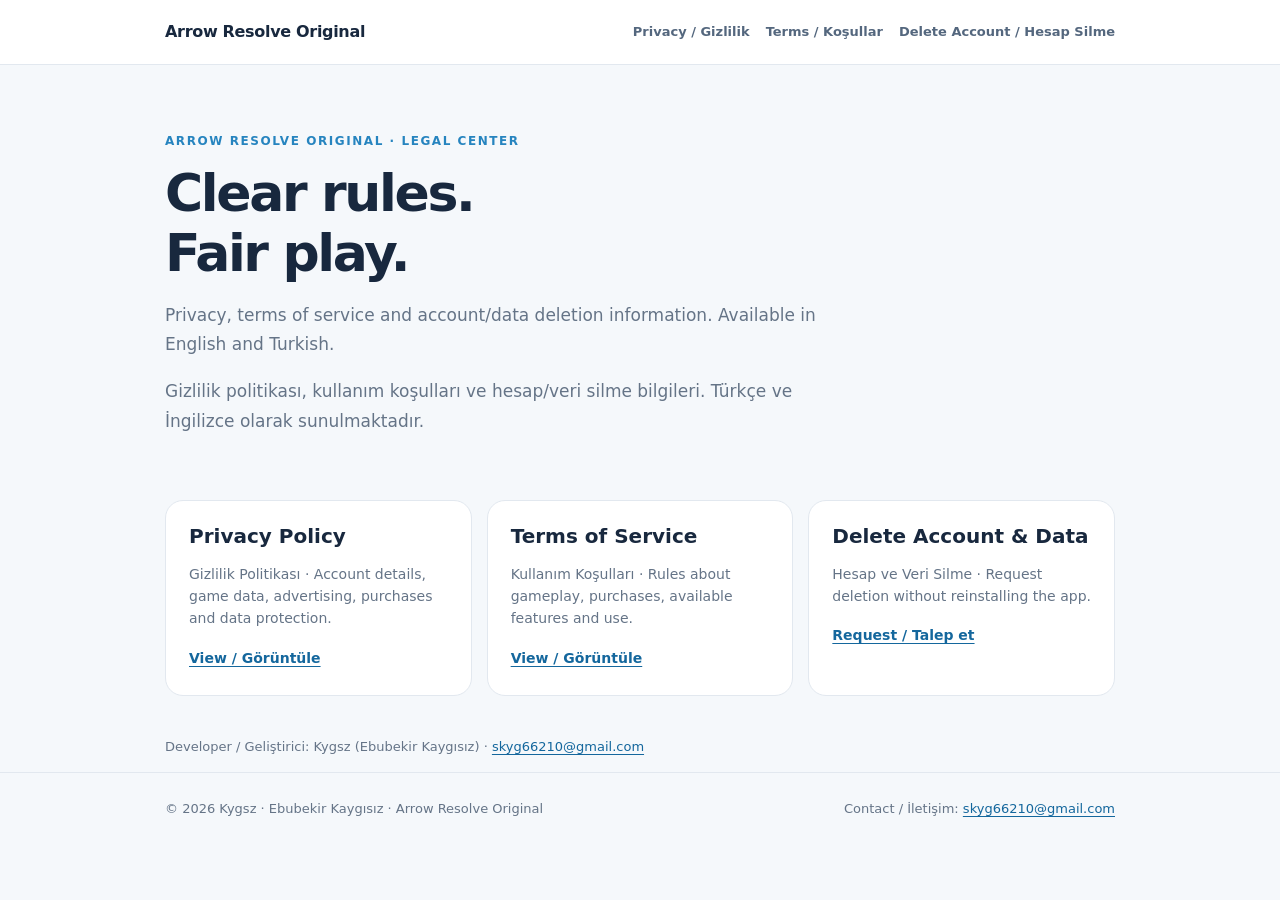
<file: index.html>
<!doctype html><html lang="en"><head><meta charset="utf-8"><meta name="viewport" content="width=device-width,initial-scale=1"><meta name="theme-color" content="#ffffff"><meta name="description" content="Official privacy, terms and account deletion information for Arrow Resolve Original."><title>Legal &amp; Privacy Center | Arrow Resolve Original</title><link rel="stylesheet" href="style.css"></head><body><header class="topbar"><div class="wrap"><a class="brand" href="index.html">Arrow Resolve Original</a><nav aria-label="Legal pages"><a href="privacy.html">Privacy / Gizlilik</a><a href="terms.html">Terms / Koşullar</a><a href="delete-account.html">Delete Account / Hesap Silme</a></nav></div></header><main class="wrap"><section class="hero"><div class="eyebrow">Arrow Resolve Original · Legal center</div><h1>Clear rules.<br>Fair play.</h1><p class="subtitle">Privacy, terms of service and account/data deletion information. Available in English and Turkish.</p><p class="subtitle" lang="tr">Gizlilik politikası, kullanım koşulları ve hesap/veri silme bilgileri. Türkçe ve İngilizce olarak sunulmaktadır.</p></section><div class="grid"><article class="tile"><h2>Privacy Policy</h2><p>Gizlilik Politikası · Account details, game data, advertising, purchases and data protection.</p><a href="privacy.html">View / Görüntüle</a></article><article class="tile"><h2>Terms of Service</h2><p>Kullanım Koşulları · Rules about gameplay, purchases, available features and use.</p><a href="terms.html">View / Görüntüle</a></article><article class="tile"><h2>Delete Account & Data</h2><p>Hesap ve Veri Silme · Request deletion without reinstalling the app.</p><a href="delete-account.html">Request / Talep et</a></article></div><p class="meta">Developer / Geliştirici: Kygsz (Ebubekir Kaygısız) · <a href="mailto:skyg66210@gmail.com">skyg66210@gmail.com</a></p></main><footer><div class="wrap footerrow"><span>© 2026 Kygsz · Ebubekir Kaygısız · Arrow Resolve Original</span><span>Contact / İletişim: <a href="mailto:skyg66210@gmail.com">skyg66210@gmail.com</a></span></div></footer></body></html>
</file>
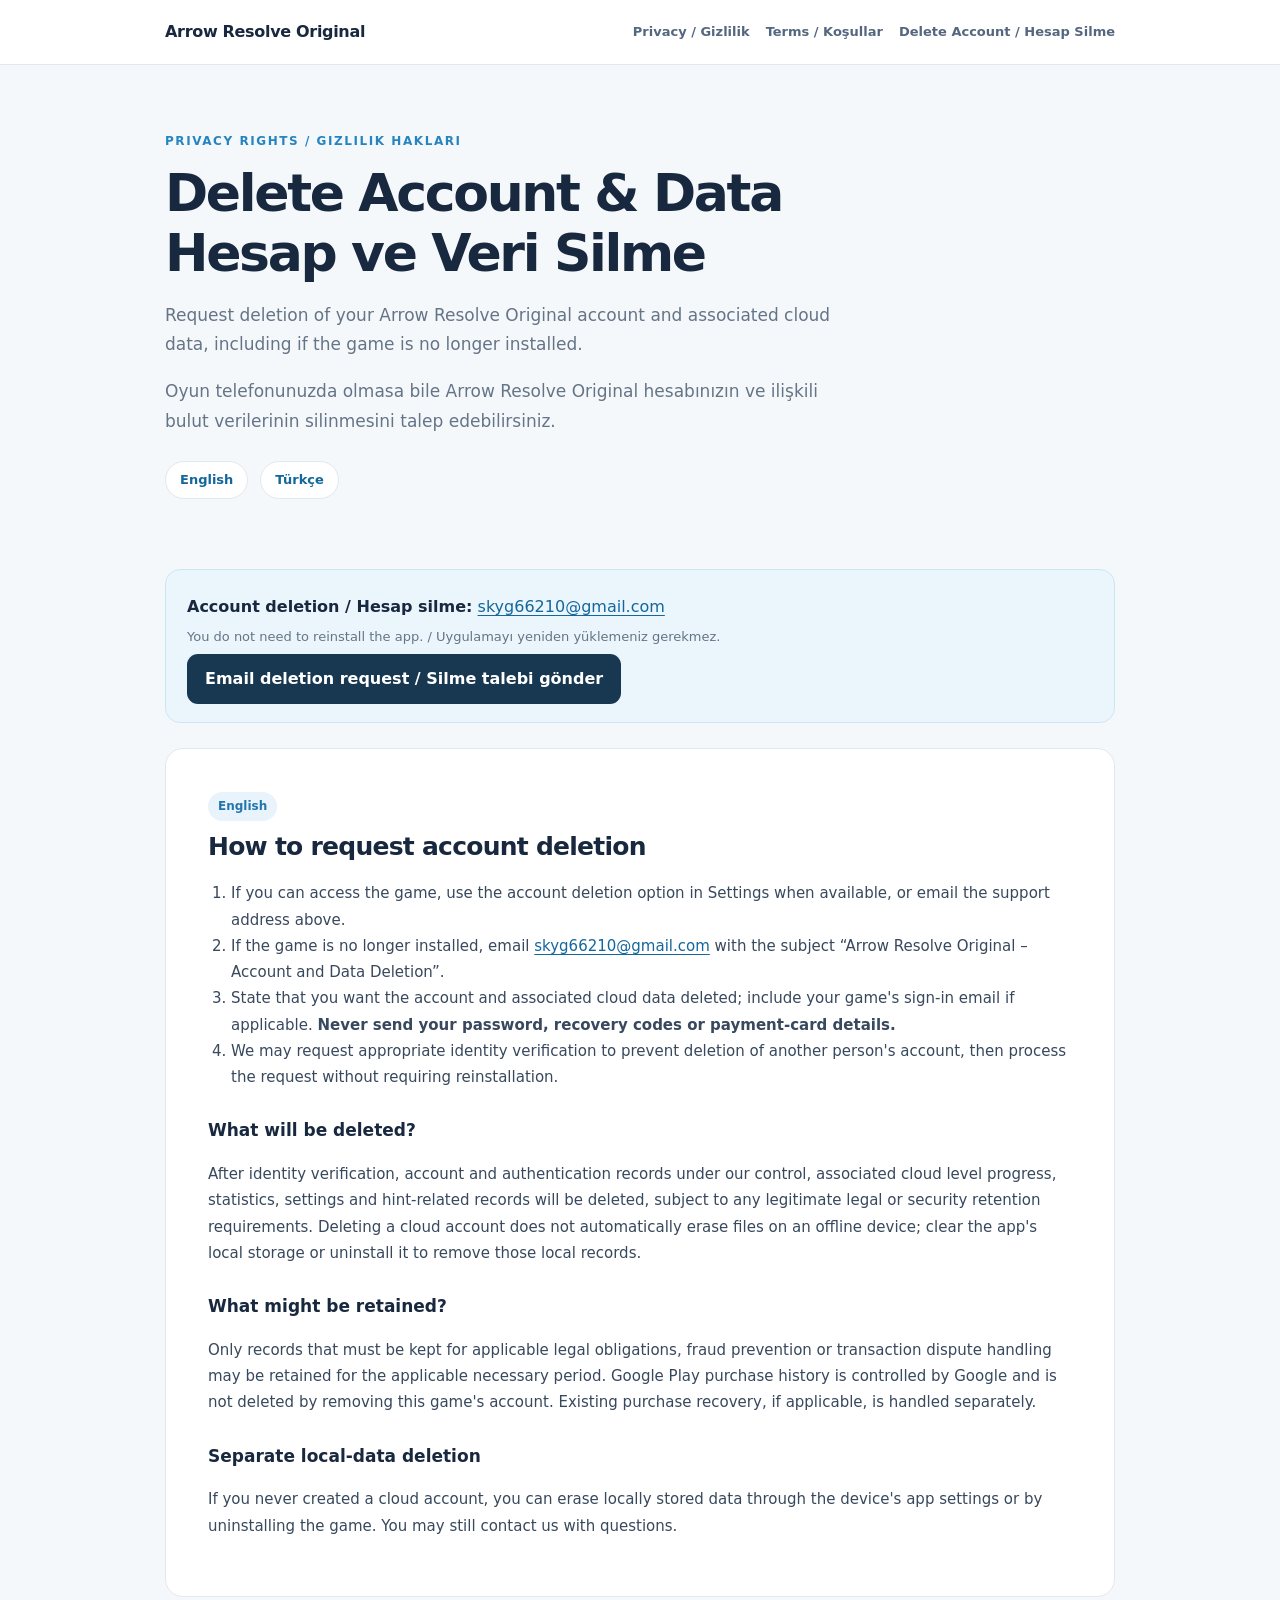
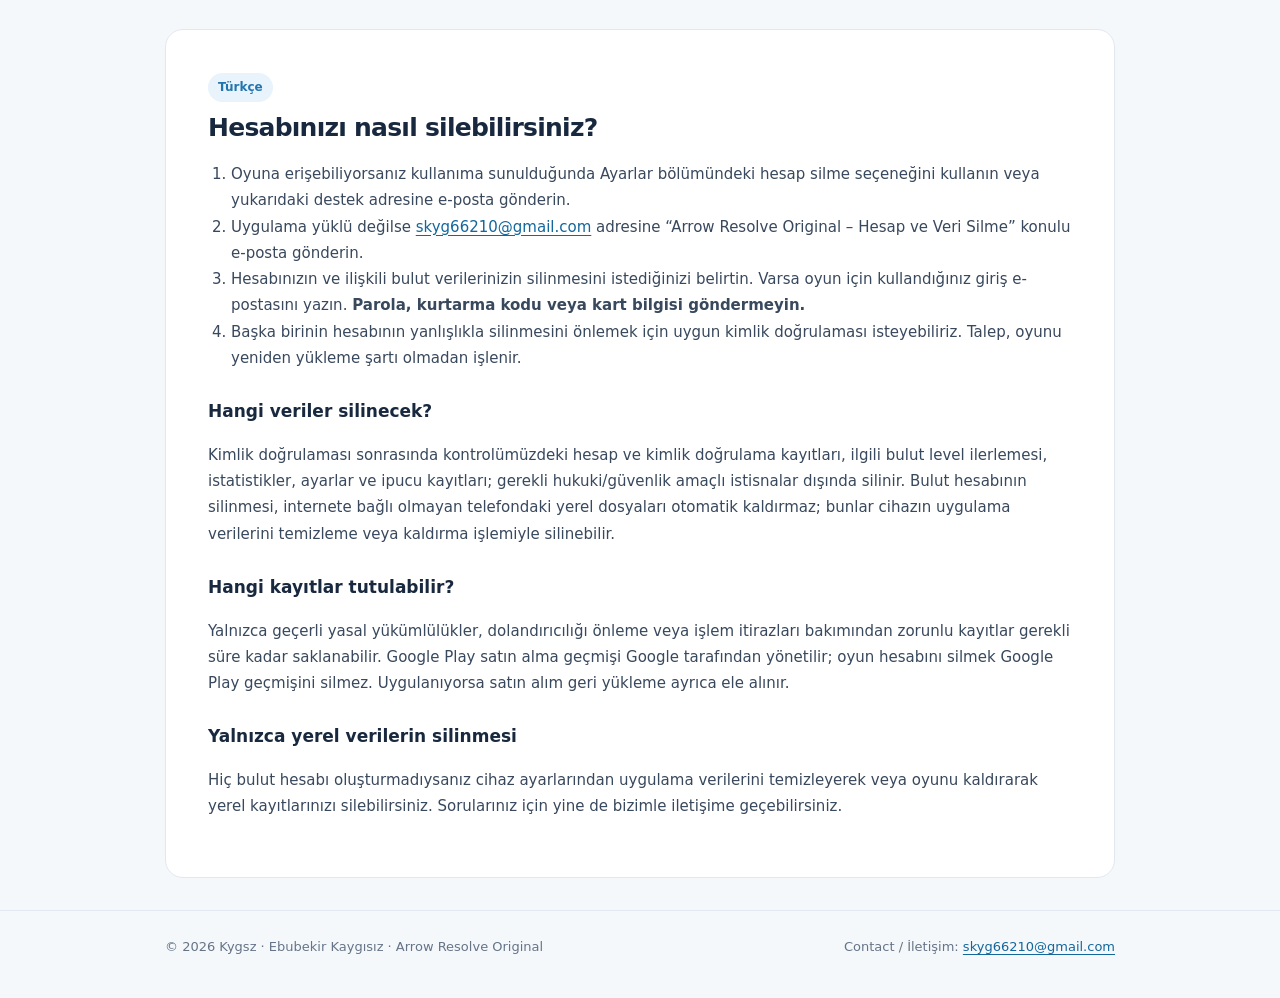
<file: delete-account.html>
<!doctype html><html lang="en"><head><meta charset="utf-8"><meta name="viewport" content="width=device-width,initial-scale=1"><meta name="theme-color" content="#ffffff"><meta name="description" content="Official privacy, terms and account deletion information for Arrow Resolve Original."><title>Delete Account &amp; Data / Hesap ve Veri Silme | Arrow Resolve Original</title><link rel="stylesheet" href="style.css"></head><body><header class="topbar"><div class="wrap"><a class="brand" href="index.html">Arrow Resolve Original</a><nav aria-label="Legal pages"><a href="privacy.html">Privacy / Gizlilik</a><a href="terms.html">Terms / Koşullar</a><a href="delete-account.html">Delete Account / Hesap Silme</a></nav></div></header><main class="wrap"><section class="hero"><div class="eyebrow">Privacy rights / Gizlilik hakları</div><h1>Delete Account & Data<br>Hesap ve Veri Silme</h1><p class="subtitle">Request deletion of your Arrow Resolve Original account and associated cloud data, including if the game is no longer installed.</p><p class="subtitle" lang="tr">Oyun telefonunuzda olmasa bile Arrow Resolve Original hesabınızın ve ilişkili bulut verilerinin silinmesini talep edebilirsiniz.</p><div class="lang-nav"><a href="#en">English</a><a href="#tr">Türkçe</a></div></section>
<div class="notice"><p><strong>Account deletion / Hesap silme:</strong> <a href="mailto:skyg66210@gmail.com?subject=Arrow%20Resolve%20Original%20-%20Account%20and%20Data%20Deletion">skyg66210@gmail.com</a></p><p class="small">You do not need to reinstall the app. / Uygulamayı yeniden yüklemeniz gerekmez.</p><a class="cta" href="mailto:skyg66210@gmail.com?subject=Arrow%20Resolve%20Original%20-%20Account%20and%20Data%20Deletion">Email deletion request / Silme talebi gönder</a></div>
<article class="paper" id="en" lang="en"><span class="pill">English</span><h2>How to request account deletion</h2><ol><li>If you can access the game, use the account deletion option in Settings when available, or email the support address above.</li><li>If the game is no longer installed, email <a href="mailto:skyg66210@gmail.com">skyg66210@gmail.com</a> with the subject “Arrow Resolve Original – Account and Data Deletion”.</li><li>State that you want the account and associated cloud data deleted; include your game's sign-in email if applicable. <strong>Never send your password, recovery codes or payment-card details.</strong></li><li>We may request appropriate identity verification to prevent deletion of another person's account, then process the request without requiring reinstallation.</li></ol>
<h3>What will be deleted?</h3><p>After identity verification, account and authentication records under our control, associated cloud level progress, statistics, settings and hint-related records will be deleted, subject to any legitimate legal or security retention requirements. Deleting a cloud account does not automatically erase files on an offline device; clear the app's local storage or uninstall it to remove those local records.</p>
<h3>What might be retained?</h3><p>Only records that must be kept for applicable legal obligations, fraud prevention or transaction dispute handling may be retained for the applicable necessary period. Google Play purchase history is controlled by Google and is not deleted by removing this game's account. Existing purchase recovery, if applicable, is handled separately.</p>
<h3>Separate local-data deletion</h3><p>If you never created a cloud account, you can erase locally stored data through the device's app settings or by uninstalling the game. You may still contact us with questions.</p>
</article>
<article class="paper" id="tr" lang="tr"><span class="pill">Türkçe</span><h2>Hesabınızı nasıl silebilirsiniz?</h2><ol><li>Oyuna erişebiliyorsanız kullanıma sunulduğunda Ayarlar bölümündeki hesap silme seçeneğini kullanın veya yukarıdaki destek adresine e-posta gönderin.</li><li>Uygulama yüklü değilse <a href="mailto:skyg66210@gmail.com">skyg66210@gmail.com</a> adresine “Arrow Resolve Original – Hesap ve Veri Silme” konulu e-posta gönderin.</li><li>Hesabınızın ve ilişkili bulut verilerinizin silinmesini istediğinizi belirtin. Varsa oyun için kullandığınız giriş e-postasını yazın. <strong>Parola, kurtarma kodu veya kart bilgisi göndermeyin.</strong></li><li>Başka birinin hesabının yanlışlıkla silinmesini önlemek için uygun kimlik doğrulaması isteyebiliriz. Talep, oyunu yeniden yükleme şartı olmadan işlenir.</li></ol>
<h3>Hangi veriler silinecek?</h3><p>Kimlik doğrulaması sonrasında kontrolümüzdeki hesap ve kimlik doğrulama kayıtları, ilgili bulut level ilerlemesi, istatistikler, ayarlar ve ipucu kayıtları; gerekli hukuki/güvenlik amaçlı istisnalar dışında silinir. Bulut hesabının silinmesi, internete bağlı olmayan telefondaki yerel dosyaları otomatik kaldırmaz; bunlar cihazın uygulama verilerini temizleme veya kaldırma işlemiyle silinebilir.</p>
<h3>Hangi kayıtlar tutulabilir?</h3><p>Yalnızca geçerli yasal yükümlülükler, dolandırıcılığı önleme veya işlem itirazları bakımından zorunlu kayıtlar gerekli süre kadar saklanabilir. Google Play satın alma geçmişi Google tarafından yönetilir; oyun hesabını silmek Google Play geçmişini silmez. Uygulanıyorsa satın alım geri yükleme ayrıca ele alınır.</p>
<h3>Yalnızca yerel verilerin silinmesi</h3><p>Hiç bulut hesabı oluşturmadıysanız cihaz ayarlarından uygulama verilerini temizleyerek veya oyunu kaldırarak yerel kayıtlarınızı silebilirsiniz. Sorularınız için yine de bizimle iletişime geçebilirsiniz.</p>
</article></main><footer><div class="wrap footerrow"><span>© 2026 Kygsz · Ebubekir Kaygısız · Arrow Resolve Original</span><span>Contact / İletişim: <a href="mailto:skyg66210@gmail.com">skyg66210@gmail.com</a></span></div></footer></body></html>
</file>
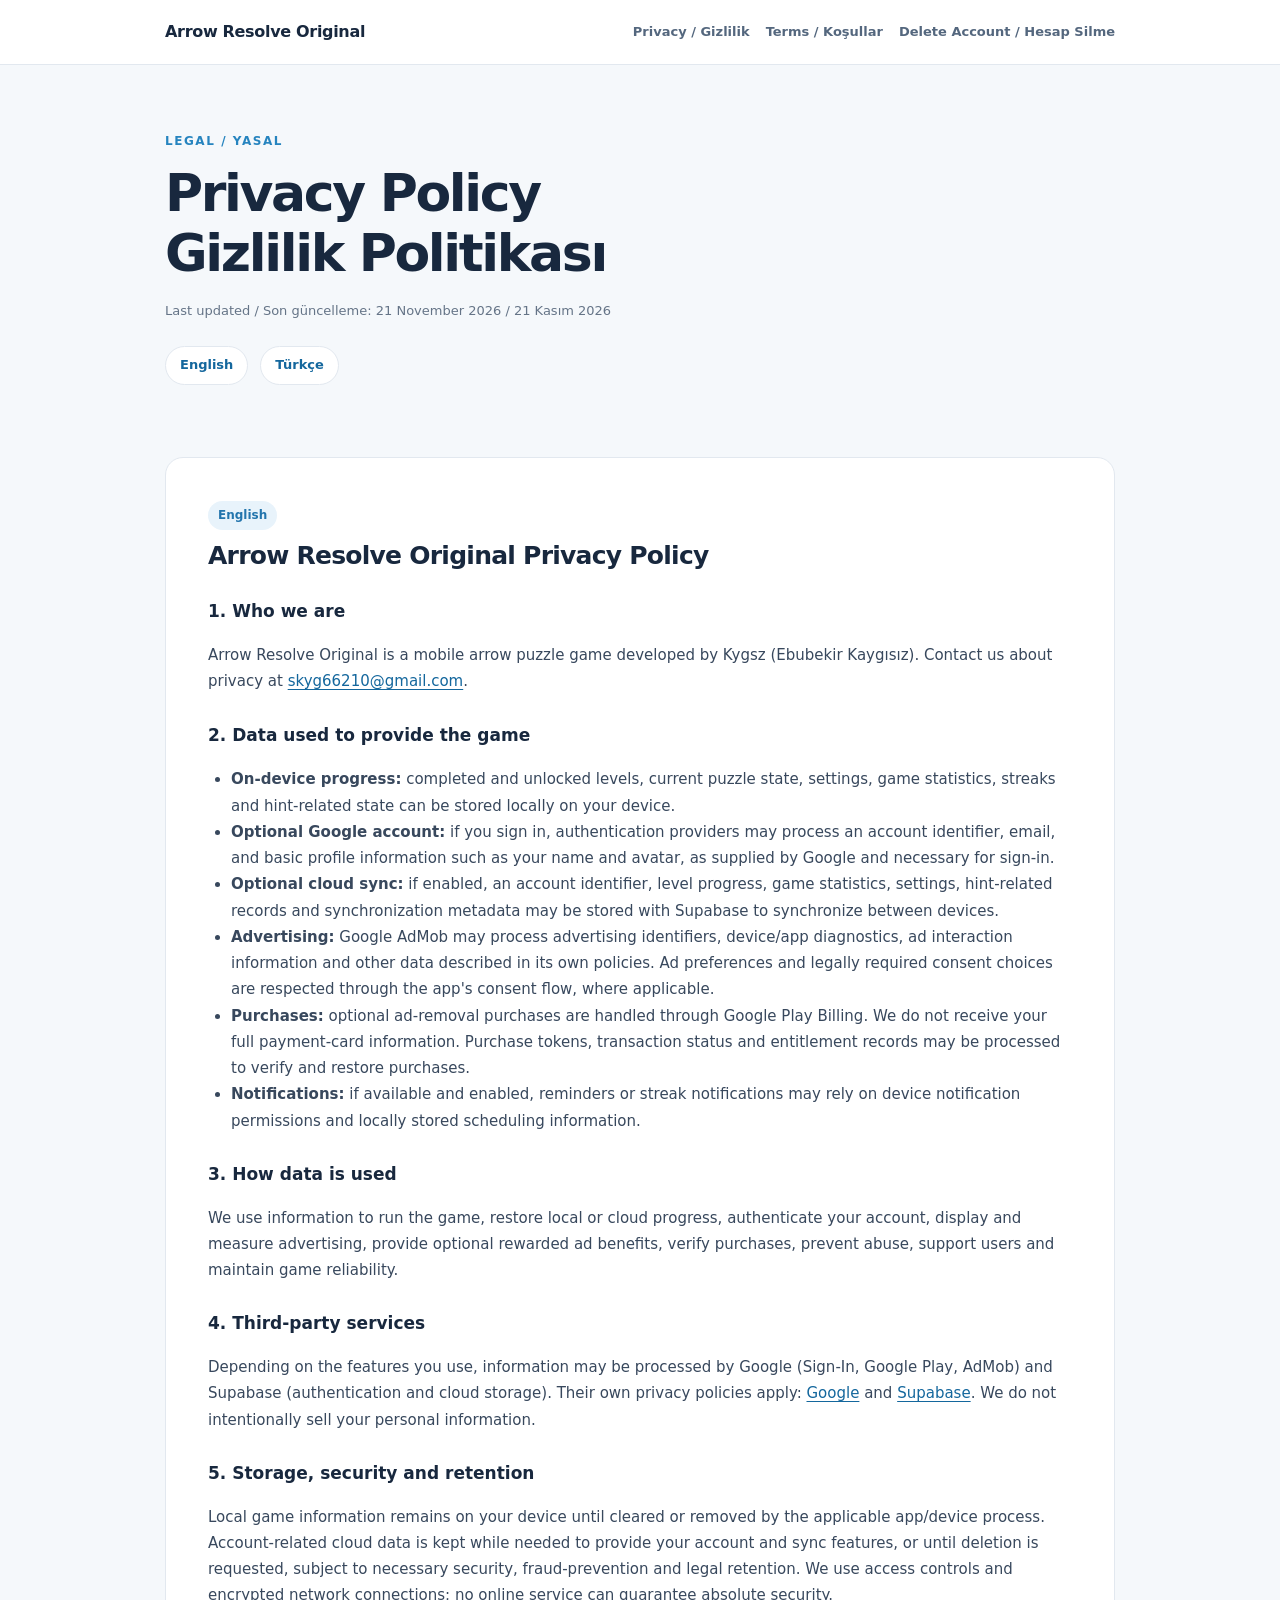
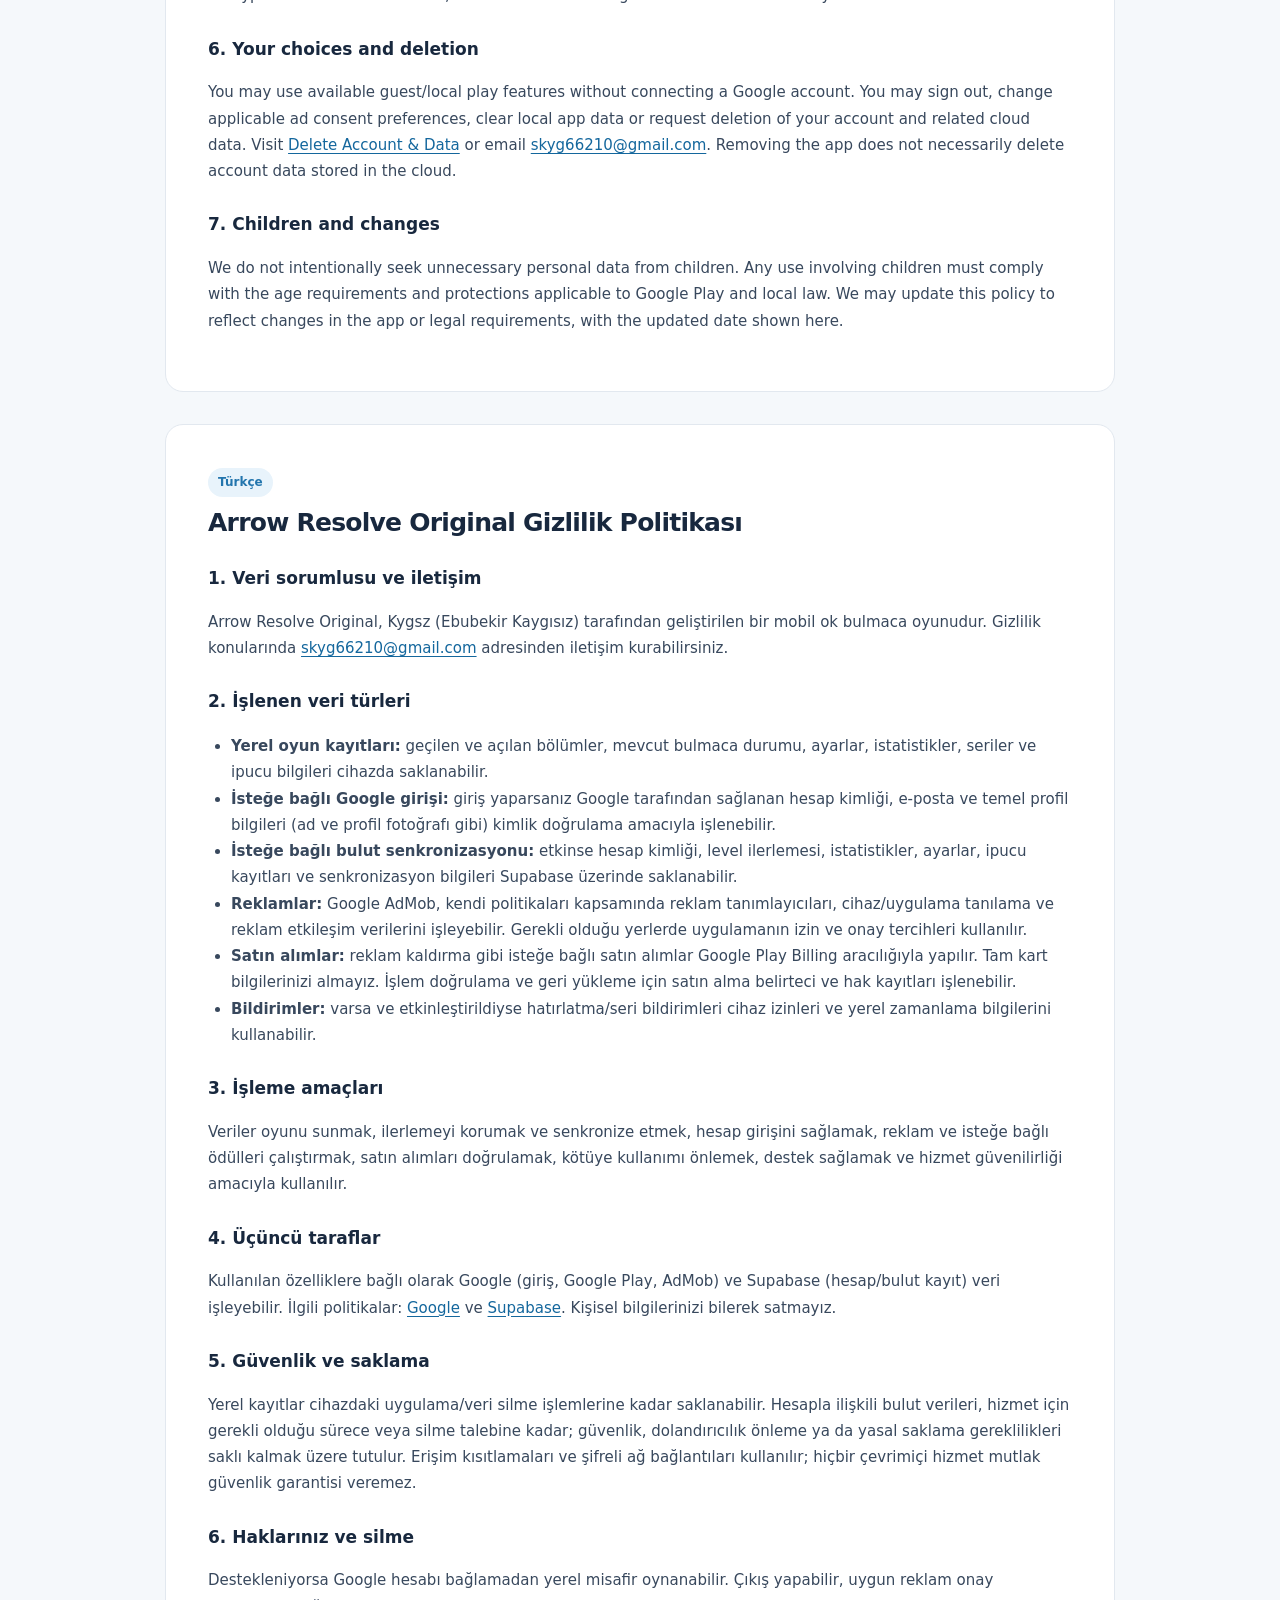
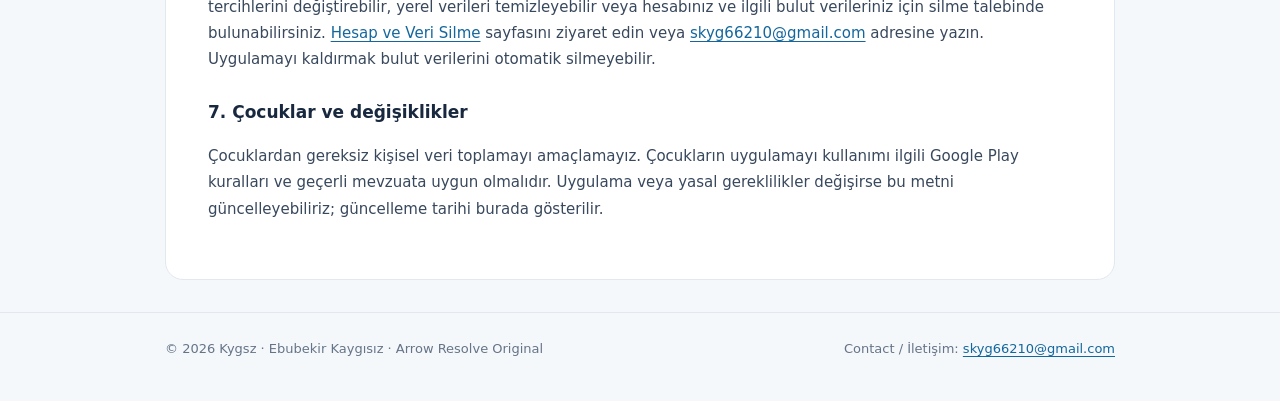
<file: privacy.html>
<!doctype html><html lang="en"><head><meta charset="utf-8"><meta name="viewport" content="width=device-width,initial-scale=1"><meta name="theme-color" content="#ffffff"><meta name="description" content="Official privacy, terms and account deletion information for Arrow Resolve Original."><title>Privacy Policy / Gizlilik Politikası | Arrow Resolve Original</title><link rel="stylesheet" href="style.css"></head><body><header class="topbar"><div class="wrap"><a class="brand" href="index.html">Arrow Resolve Original</a><nav aria-label="Legal pages"><a href="privacy.html">Privacy / Gizlilik</a><a href="terms.html">Terms / Koşullar</a><a href="delete-account.html">Delete Account / Hesap Silme</a></nav></div></header><main class="wrap"><section class="hero"><div class="eyebrow">Legal / Yasal</div><h1>Privacy Policy<br>Gizlilik Politikası</h1><p class="meta">Last updated / Son güncelleme: 21 November 2026 / 21 Kasım 2026</p><div class="lang-nav"><a href="#en">English</a><a href="#tr">Türkçe</a></div></section>
<article id="en" class="paper" lang="en"><span class="pill">English</span><h2>Arrow Resolve Original Privacy Policy</h2>
<h3>1. Who we are</h3><p>Arrow Resolve Original is a mobile arrow puzzle game developed by Kygsz (Ebubekir Kaygısız). Contact us about privacy at <a href="mailto:skyg66210@gmail.com">skyg66210@gmail.com</a>.</p>
<h3>2. Data used to provide the game</h3><ul><li><strong>On-device progress:</strong> completed and unlocked levels, current puzzle state, settings, game statistics, streaks and hint-related state can be stored locally on your device.</li><li><strong>Optional Google account:</strong> if you sign in, authentication providers may process an account identifier, email, and basic profile information such as your name and avatar, as supplied by Google and necessary for sign-in.</li><li><strong>Optional cloud sync:</strong> if enabled, an account identifier, level progress, game statistics, settings, hint-related records and synchronization metadata may be stored with Supabase to synchronize between devices.</li><li><strong>Advertising:</strong> Google AdMob may process advertising identifiers, device/app diagnostics, ad interaction information and other data described in its own policies. Ad preferences and legally required consent choices are respected through the app's consent flow, where applicable.</li><li><strong>Purchases:</strong> optional ad-removal purchases are handled through Google Play Billing. We do not receive your full payment-card information. Purchase tokens, transaction status and entitlement records may be processed to verify and restore purchases.</li><li><strong>Notifications:</strong> if available and enabled, reminders or streak notifications may rely on device notification permissions and locally stored scheduling information.</li></ul>
<h3>3. How data is used</h3><p>We use information to run the game, restore local or cloud progress, authenticate your account, display and measure advertising, provide optional rewarded ad benefits, verify purchases, prevent abuse, support users and maintain game reliability.</p>
<h3>4. Third-party services</h3><p>Depending on the features you use, information may be processed by Google (Sign-In, Google Play, AdMob) and Supabase (authentication and cloud storage). Their own privacy policies apply: <a href="https://policies.google.com/privacy">Google</a> and <a href="https://supabase.com/privacy">Supabase</a>. We do not intentionally sell your personal information.</p>
<h3>5. Storage, security and retention</h3><p>Local game information remains on your device until cleared or removed by the applicable app/device process. Account-related cloud data is kept while needed to provide your account and sync features, or until deletion is requested, subject to necessary security, fraud-prevention and legal retention. We use access controls and encrypted network connections; no online service can guarantee absolute security.</p>
<h3>6. Your choices and deletion</h3><p>You may use available guest/local play features without connecting a Google account. You may sign out, change applicable ad consent preferences, clear local app data or request deletion of your account and related cloud data. Visit <a href="delete-account.html">Delete Account & Data</a> or email <a href="mailto:skyg66210@gmail.com?subject=Arrow%20Resolve%20Original%20-%20Account%20Deletion">skyg66210@gmail.com</a>. Removing the app does not necessarily delete account data stored in the cloud.</p>
<h3>7. Children and changes</h3><p>We do not intentionally seek unnecessary personal data from children. Any use involving children must comply with the age requirements and protections applicable to Google Play and local law. We may update this policy to reflect changes in the app or legal requirements, with the updated date shown here.</p>
</article>
<article id="tr" class="paper" lang="tr"><span class="pill">Türkçe</span><h2>Arrow Resolve Original Gizlilik Politikası</h2>
<h3>1. Veri sorumlusu ve iletişim</h3><p>Arrow Resolve Original, Kygsz (Ebubekir Kaygısız) tarafından geliştirilen bir mobil ok bulmaca oyunudur. Gizlilik konularında <a href="mailto:skyg66210@gmail.com">skyg66210@gmail.com</a> adresinden iletişim kurabilirsiniz.</p>
<h3>2. İşlenen veri türleri</h3><ul><li><strong>Yerel oyun kayıtları:</strong> geçilen ve açılan bölümler, mevcut bulmaca durumu, ayarlar, istatistikler, seriler ve ipucu bilgileri cihazda saklanabilir.</li><li><strong>İsteğe bağlı Google girişi:</strong> giriş yaparsanız Google tarafından sağlanan hesap kimliği, e-posta ve temel profil bilgileri (ad ve profil fotoğrafı gibi) kimlik doğrulama amacıyla işlenebilir.</li><li><strong>İsteğe bağlı bulut senkronizasyonu:</strong> etkinse hesap kimliği, level ilerlemesi, istatistikler, ayarlar, ipucu kayıtları ve senkronizasyon bilgileri Supabase üzerinde saklanabilir.</li><li><strong>Reklamlar:</strong> Google AdMob, kendi politikaları kapsamında reklam tanımlayıcıları, cihaz/uygulama tanılama ve reklam etkileşim verilerini işleyebilir. Gerekli olduğu yerlerde uygulamanın izin ve onay tercihleri kullanılır.</li><li><strong>Satın alımlar:</strong> reklam kaldırma gibi isteğe bağlı satın alımlar Google Play Billing aracılığıyla yapılır. Tam kart bilgilerinizi almayız. İşlem doğrulama ve geri yükleme için satın alma belirteci ve hak kayıtları işlenebilir.</li><li><strong>Bildirimler:</strong> varsa ve etkinleştirildiyse hatırlatma/seri bildirimleri cihaz izinleri ve yerel zamanlama bilgilerini kullanabilir.</li></ul>
<h3>3. İşleme amaçları</h3><p>Veriler oyunu sunmak, ilerlemeyi korumak ve senkronize etmek, hesap girişini sağlamak, reklam ve isteğe bağlı ödülleri çalıştırmak, satın alımları doğrulamak, kötüye kullanımı önlemek, destek sağlamak ve hizmet güvenilirliği amacıyla kullanılır.</p>
<h3>4. Üçüncü taraflar</h3><p>Kullanılan özelliklere bağlı olarak Google (giriş, Google Play, AdMob) ve Supabase (hesap/bulut kayıt) veri işleyebilir. İlgili politikalar: <a href="https://policies.google.com/privacy">Google</a> ve <a href="https://supabase.com/privacy">Supabase</a>. Kişisel bilgilerinizi bilerek satmayız.</p>
<h3>5. Güvenlik ve saklama</h3><p>Yerel kayıtlar cihazdaki uygulama/veri silme işlemlerine kadar saklanabilir. Hesapla ilişkili bulut verileri, hizmet için gerekli olduğu sürece veya silme talebine kadar; güvenlik, dolandırıcılık önleme ya da yasal saklama gereklilikleri saklı kalmak üzere tutulur. Erişim kısıtlamaları ve şifreli ağ bağlantıları kullanılır; hiçbir çevrimiçi hizmet mutlak güvenlik garantisi veremez.</p>
<h3>6. Haklarınız ve silme</h3><p>Destekleniyorsa Google hesabı bağlamadan yerel misafir oynanabilir. Çıkış yapabilir, uygun reklam onay tercihlerini değiştirebilir, yerel verileri temizleyebilir veya hesabınız ve ilgili bulut verileriniz için silme talebinde bulunabilirsiniz. <a href="delete-account.html">Hesap ve Veri Silme</a> sayfasını ziyaret edin veya <a href="mailto:skyg66210@gmail.com?subject=Arrow%20Resolve%20Original%20-%20Hesap%20Silme">skyg66210@gmail.com</a> adresine yazın. Uygulamayı kaldırmak bulut verilerini otomatik silmeyebilir.</p>
<h3>7. Çocuklar ve değişiklikler</h3><p>Çocuklardan gereksiz kişisel veri toplamayı amaçlamayız. Çocukların uygulamayı kullanımı ilgili Google Play kuralları ve geçerli mevzuata uygun olmalıdır. Uygulama veya yasal gereklilikler değişirse bu metni güncelleyebiliriz; güncelleme tarihi burada gösterilir.</p>
</article></main><footer><div class="wrap footerrow"><span>© 2026 Kygsz · Ebubekir Kaygısız · Arrow Resolve Original</span><span>Contact / İletişim: <a href="mailto:skyg66210@gmail.com">skyg66210@gmail.com</a></span></div></footer></body></html>
</file>
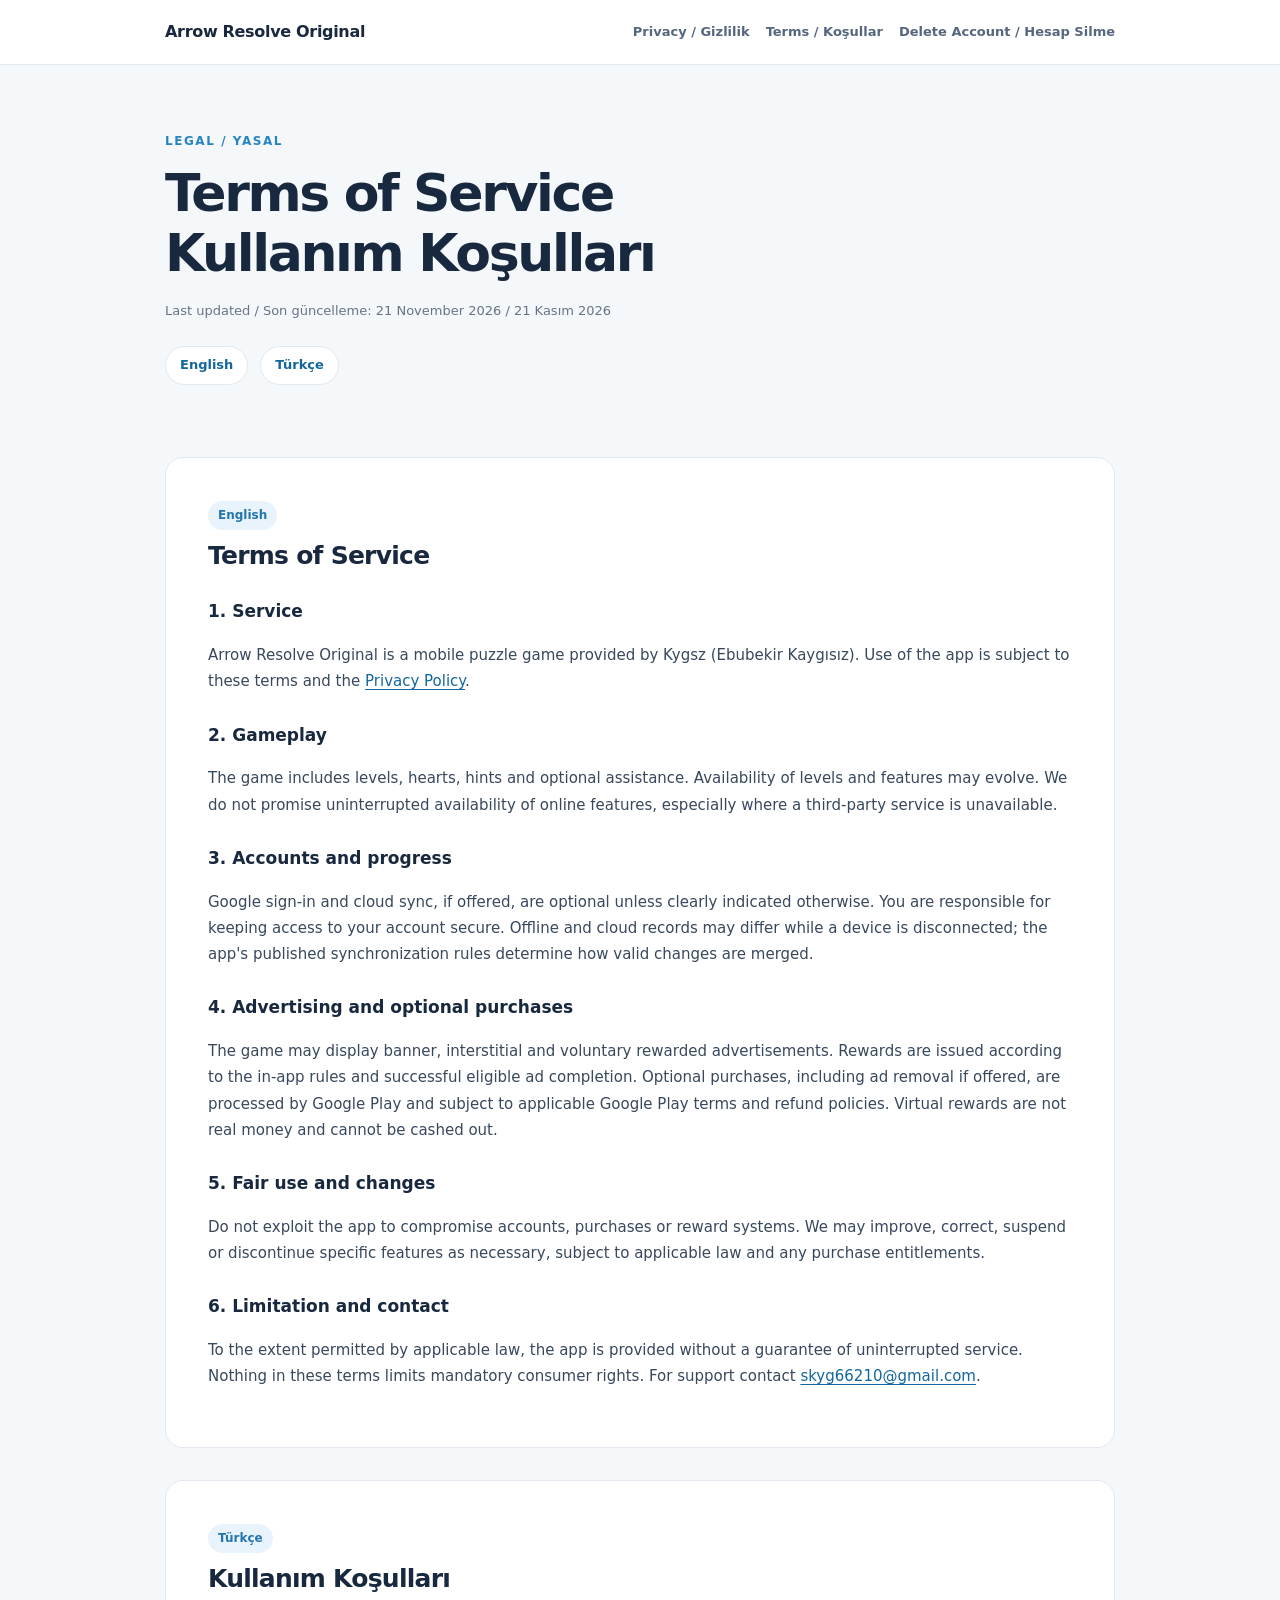
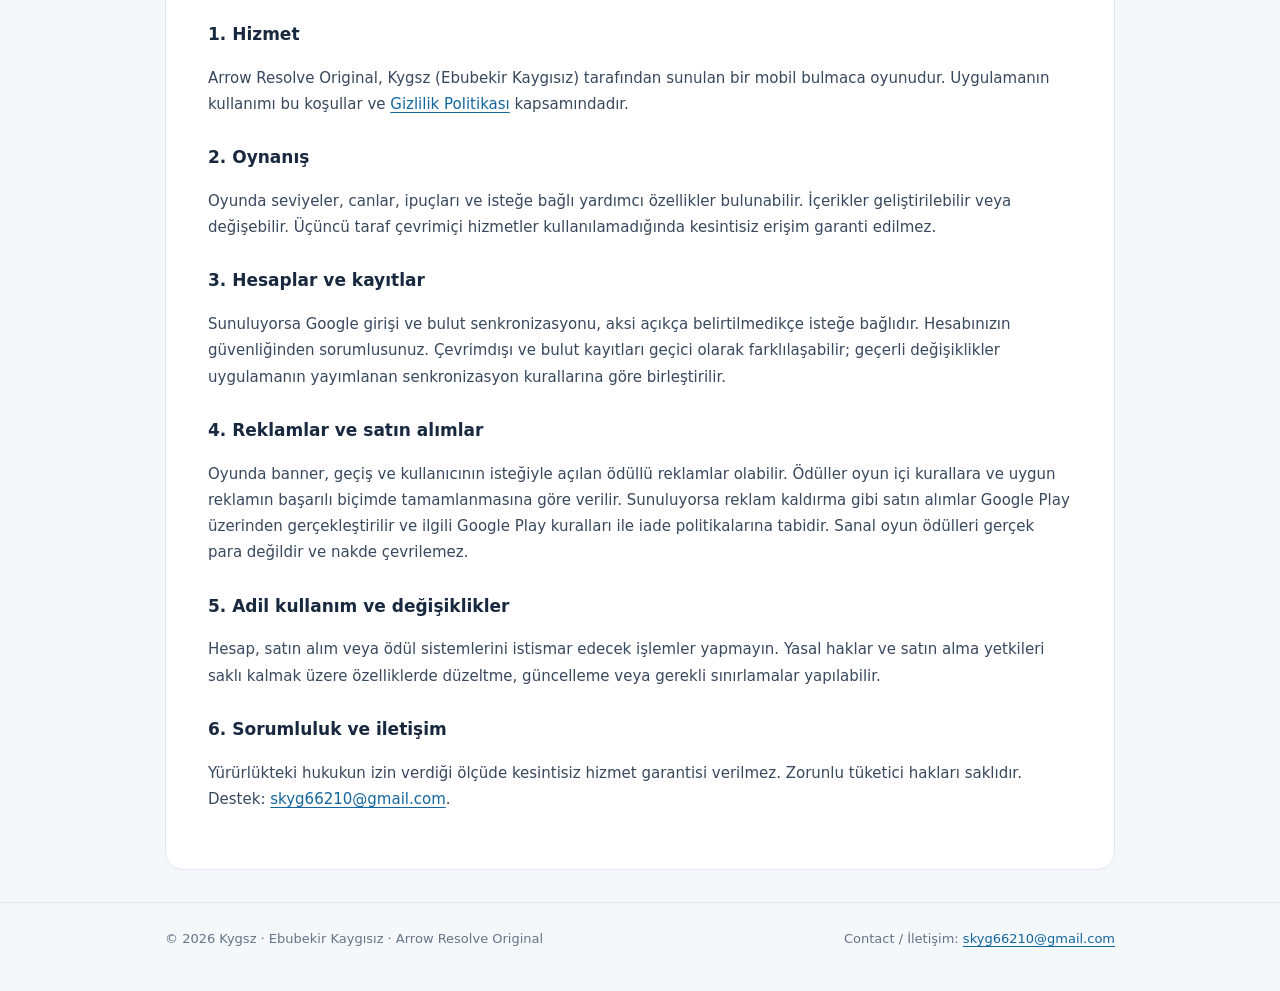
<file: terms.html>
<!doctype html><html lang="en"><head><meta charset="utf-8"><meta name="viewport" content="width=device-width,initial-scale=1"><meta name="theme-color" content="#ffffff"><meta name="description" content="Official privacy, terms and account deletion information for Arrow Resolve Original."><title>Terms of Service / Kullanım Koşulları | Arrow Resolve Original</title><link rel="stylesheet" href="style.css"></head><body><header class="topbar"><div class="wrap"><a class="brand" href="index.html">Arrow Resolve Original</a><nav aria-label="Legal pages"><a href="privacy.html">Privacy / Gizlilik</a><a href="terms.html">Terms / Koşullar</a><a href="delete-account.html">Delete Account / Hesap Silme</a></nav></div></header><main class="wrap"><section class="hero"><div class="eyebrow">Legal / Yasal</div><h1>Terms of Service<br>Kullanım Koşulları</h1><p class="meta">Last updated / Son güncelleme: 21 November 2026 / 21 Kasım 2026</p><div class="lang-nav"><a href="#en">English</a><a href="#tr">Türkçe</a></div></section>
<article class="paper" id="en" lang="en"><span class="pill">English</span><h2>Terms of Service</h2>
<h3>1. Service</h3><p>Arrow Resolve Original is a mobile puzzle game provided by Kygsz (Ebubekir Kaygısız). Use of the app is subject to these terms and the <a href="privacy.html">Privacy Policy</a>.</p>
<h3>2. Gameplay</h3><p>The game includes levels, hearts, hints and optional assistance. Availability of levels and features may evolve. We do not promise uninterrupted availability of online features, especially where a third-party service is unavailable.</p>
<h3>3. Accounts and progress</h3><p>Google sign-in and cloud sync, if offered, are optional unless clearly indicated otherwise. You are responsible for keeping access to your account secure. Offline and cloud records may differ while a device is disconnected; the app's published synchronization rules determine how valid changes are merged.</p>
<h3>4. Advertising and optional purchases</h3><p>The game may display banner, interstitial and voluntary rewarded advertisements. Rewards are issued according to the in-app rules and successful eligible ad completion. Optional purchases, including ad removal if offered, are processed by Google Play and subject to applicable Google Play terms and refund policies. Virtual rewards are not real money and cannot be cashed out.</p>
<h3>5. Fair use and changes</h3><p>Do not exploit the app to compromise accounts, purchases or reward systems. We may improve, correct, suspend or discontinue specific features as necessary, subject to applicable law and any purchase entitlements.</p>
<h3>6. Limitation and contact</h3><p>To the extent permitted by applicable law, the app is provided without a guarantee of uninterrupted service. Nothing in these terms limits mandatory consumer rights. For support contact <a href="mailto:skyg66210@gmail.com">skyg66210@gmail.com</a>.</p>
</article>
<article class="paper" id="tr" lang="tr"><span class="pill">Türkçe</span><h2>Kullanım Koşulları</h2>
<h3>1. Hizmet</h3><p>Arrow Resolve Original, Kygsz (Ebubekir Kaygısız) tarafından sunulan bir mobil bulmaca oyunudur. Uygulamanın kullanımı bu koşullar ve <a href="privacy.html">Gizlilik Politikası</a> kapsamındadır.</p>
<h3>2. Oynanış</h3><p>Oyunda seviyeler, canlar, ipuçları ve isteğe bağlı yardımcı özellikler bulunabilir. İçerikler geliştirilebilir veya değişebilir. Üçüncü taraf çevrimiçi hizmetler kullanılamadığında kesintisiz erişim garanti edilmez.</p>
<h3>3. Hesaplar ve kayıtlar</h3><p>Sunuluyorsa Google girişi ve bulut senkronizasyonu, aksi açıkça belirtilmedikçe isteğe bağlıdır. Hesabınızın güvenliğinden sorumlusunuz. Çevrimdışı ve bulut kayıtları geçici olarak farklılaşabilir; geçerli değişiklikler uygulamanın yayımlanan senkronizasyon kurallarına göre birleştirilir.</p>
<h3>4. Reklamlar ve satın alımlar</h3><p>Oyunda banner, geçiş ve kullanıcının isteğiyle açılan ödüllü reklamlar olabilir. Ödüller oyun içi kurallara ve uygun reklamın başarılı biçimde tamamlanmasına göre verilir. Sunuluyorsa reklam kaldırma gibi satın alımlar Google Play üzerinden gerçekleştirilir ve ilgili Google Play kuralları ile iade politikalarına tabidir. Sanal oyun ödülleri gerçek para değildir ve nakde çevrilemez.</p>
<h3>5. Adil kullanım ve değişiklikler</h3><p>Hesap, satın alım veya ödül sistemlerini istismar edecek işlemler yapmayın. Yasal haklar ve satın alma yetkileri saklı kalmak üzere özelliklerde düzeltme, güncelleme veya gerekli sınırlamalar yapılabilir.</p>
<h3>6. Sorumluluk ve iletişim</h3><p>Yürürlükteki hukukun izin verdiği ölçüde kesintisiz hizmet garantisi verilmez. Zorunlu tüketici hakları saklıdır. Destek: <a href="mailto:skyg66210@gmail.com">skyg66210@gmail.com</a>.</p>
</article></main><footer><div class="wrap footerrow"><span>© 2026 Kygsz · Ebubekir Kaygısız · Arrow Resolve Original</span><span>Contact / İletişim: <a href="mailto:skyg66210@gmail.com">skyg66210@gmail.com</a></span></div></footer></body></html>
</file>
<file: style.css>
/* Arrow Resolve Original — static legal center (no tracking or third-party assets) */
:root{color-scheme:light;--ink:#18283e;--muted:#657487;--line:#e2e8ef;--paper:#ffffff;--bg:#f5f8fb;--accent:#2684bf;--soft:#eaf5fc}*{box-sizing:border-box}html{scroll-behavior:smooth}body{margin:0;background:var(--bg);color:var(--ink);font:16px/1.75 system-ui,-apple-system,BlinkMacSystemFont,"Segoe UI",sans-serif}a{color:#14679d;text-underline-offset:3px}a:hover{color:#0c4f7a}.wrap{width:min(950px,calc(100% - 36px));margin:0 auto}.topbar{background:#fff;border-bottom:1px solid var(--line)}.topbar .wrap{display:flex;gap:16px;align-items:center;justify-content:space-between;padding:18px 0}.brand{font-weight:750;text-decoration:none;letter-spacing:-.02em;color:var(--ink)}nav{display:flex;gap:16px;flex-wrap:wrap}nav a{color:#54677e;text-decoration:none;font-size:13px;font-weight:600}.hero{padding:66px 0 28px}.eyebrow{color:var(--accent);font-size:12px;font-weight:750;letter-spacing:.13em;text-transform:uppercase}.hero h1{font-size:clamp(33px,5vw,52px);line-height:1.15;letter-spacing:-.045em;margin:12px 0 16px}.subtitle{font-size:17px;color:var(--muted);max-width:700px}.meta{color:var(--muted);font-size:13px}.lang-nav{display:flex;gap:12px;margin:24px 0}.lang-nav a{border:1px solid var(--line);background:white;padding:7px 14px;border-radius:999px;font-size:13px;font-weight:650;text-decoration:none}.grid{display:grid;grid-template-columns:repeat(3,1fr);gap:15px;margin:18px 0 40px}.tile,.paper{background:var(--paper);border:1px solid var(--line);border-radius:18px}.tile{padding:23px}.tile h2{font-size:20px;line-height:1.25;margin:0 0 8px}.tile p{font-size:14px;color:var(--muted);line-height:1.6}.tile a{font-size:14px;font-weight:700}.paper{padding:clamp(22px,5vw,42px);margin:20px 0 32px}.paper h2{font-size:25px;letter-spacing:-.03em;line-height:1.25;margin:0 0 18px}.paper h3{font-size:17px;margin:26px 0 8px}.paper p,.paper li{font-size:15px;color:#38485d}.paper ul,.paper ol{padding-left:23px}.notice{background:var(--soft);border:1px solid #cae7f8;padding:18px 21px;border-radius:15px;margin:18px 0 25px}.notice p{margin:5px 0}.pill{display:inline-block;background:#e8f3fb;color:#2375ad;font-size:12px;padding:4px 10px;border-radius:999px;font-weight:700;margin-bottom:10px}.cta{display:inline-block;background:#183751;color:#fff;border-radius:11px;padding:11px 18px;text-decoration:none;font-weight:700}.cta:hover{background:#285b7e;color:#fff}footer{border-top:1px solid var(--line);padding:25px 0 40px;color:var(--muted);font-size:13px}.footerrow{display:flex;justify-content:space-between;gap:20px;flex-wrap:wrap}.small{font-size:13px!important;color:var(--muted)!important}@media(max-width:750px){.topbar .wrap{align-items:flex-start;flex-direction:column}.hero{padding-top:42px}.grid{grid-template-columns:1fr}.paper{margin-bottom:20px}}
</file>
